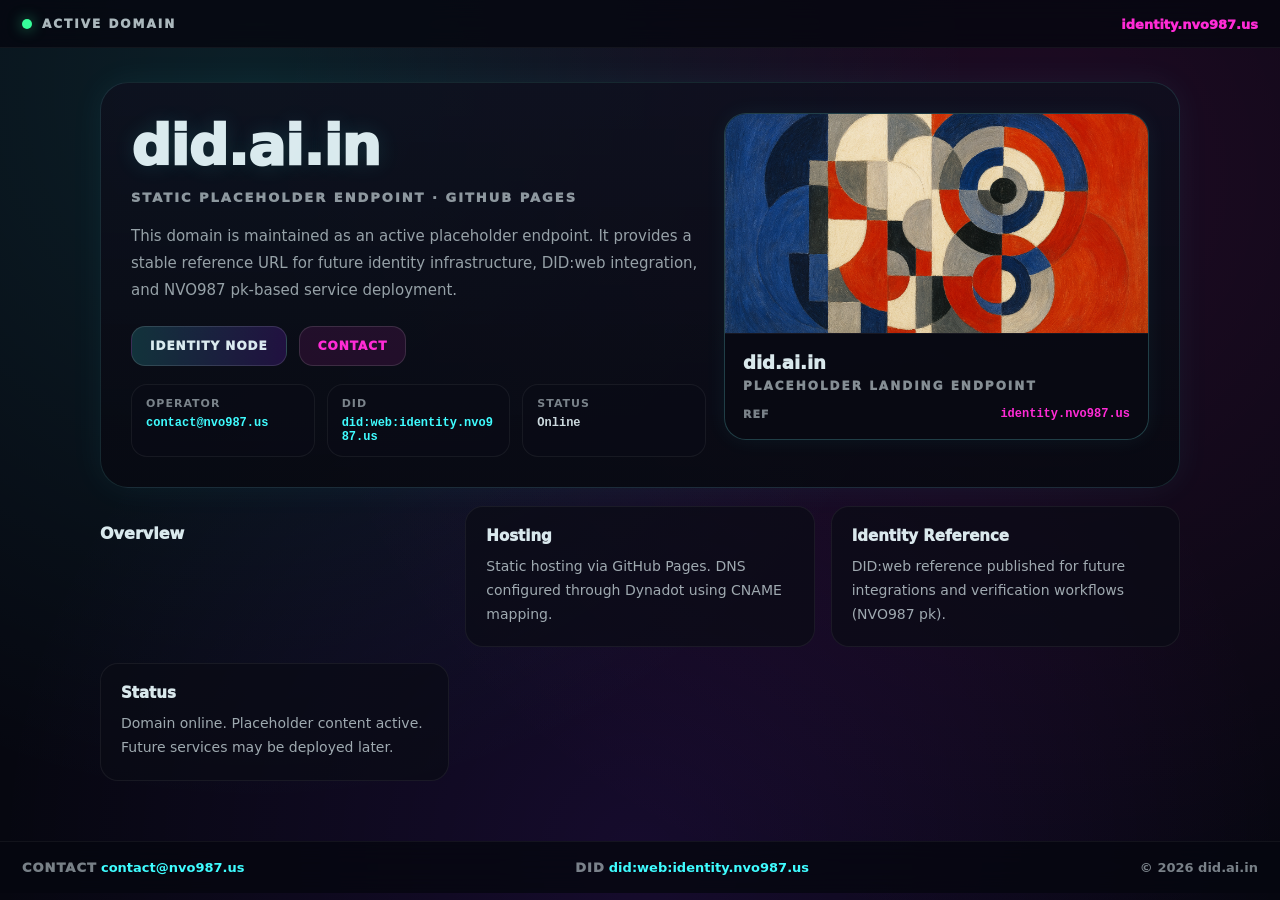
<file: index.html>
<!DOCTYPE html>
<html lang="en">
<head>
  <!-- Core -->
  <meta charset="utf-8">
  <meta name="viewport" content="width=device-width, initial-scale=1, viewport-fit=cover">

  <!-- Title -->
  <title>did.ai.in | NVO987 Identity Gateway</title>

  <!-- SEO -->
  <meta name="description" content="did.ai.in is an active static placeholder domain hosted on GitHub Pages. Reference endpoint for DID:web identity integrations and NVO987 pk metadata.">
  <meta name="keywords" content="did.ai.in, did:web, DID, decentralized identity, identity gateway, resolver, NVO987, pk, identity.nvo987.us, cybersecurity, static endpoint, github pages">
  <meta name="author" content="contact@nvo987.us">
  <meta name="robots" content="index,follow,max-image-preview:large,max-snippet:-1,max-video-preview:-1">
  <meta name="referrer" content="strict-origin-when-cross-origin">
  <meta name="color-scheme" content="dark light">

  <!-- Canonical -->
  <link rel="canonical" href="https://did.ai.in/">

  <!-- Open Graph -->
  <meta property="og:site_name" content="did.ai.in">
  <meta property="og:title" content="did.ai.in | NVO987 Identity Gateway">
  <meta property="og:description" content="Static placeholder endpoint for future DID:web identity services. NVO987 pk reference node.">
  <meta property="og:type" content="website">
  <meta property="og:url" content="https://did.ai.in/">
  <meta property="og:image" content="https://did.ai.in/avatar.jpg">
  <meta property="og:image:alt" content="did.ai.in avatar">
  <meta property="og:locale" content="en_US">

  <!-- Twitter -->
  <meta name="twitter:card" content="summary_large_image">
  <meta name="twitter:title" content="did.ai.in | NVO987 Identity Gateway">
  <meta name="twitter:description" content="Static placeholder endpoint for future DID:web identity services. NVO987 pk reference node.">
  <meta name="twitter:image" content="https://did.ai.in/avatar.jpg">

  <!-- Theme -->
  <meta name="theme-color" content="#060710">
  <meta name="msapplication-TileColor" content="#060710">

  <!-- Icons (ROOT) -->
  <link rel="icon" href="/favicon.ico" sizes="any">
  <link rel="icon" type="image/svg+xml" href="/favicon.svg">
  <link rel="apple-touch-icon" href="/apple-touch-icon.png">

  <!-- Preload -->
  <link rel="preload" href="/avatar.jpg" as="image">

  <!-- CSS (ROOT) -->
  <link rel="stylesheet" href="/style.css">

  <!-- Structured Data -->
  <script type="application/ld+json">
  {
    "@context": "https://schema.org",
    "@type": "Organization",
    "name": "did.ai.in",
    "url": "https://did.ai.in/",
    "email": "contact@nvo987.us",
    "description": "Static placeholder endpoint for DID:web identity integrations and NVO987 pk reference.",
    "sameAs": [
      "https://identity.nvo987.us"
    ]
  }
  </script>
</head>

<body>
  <header class="topbar">
    <div class="topbar-left">
      <span class="status-dot" aria-hidden="true"></span>
      <span class="topbar-label">ACTIVE DOMAIN</span>
    </div>

    <nav class="topbar-right" aria-label="Primary">
      <a class="topbar-link" href="https://identity.nvo987.us" target="_blank" rel="noopener">
        identity.nvo987.us
      </a>
    </nav>
  </header>

  <main class="container">
    <section class="hero" aria-labelledby="hero-title">
      <div class="hero-left">
        <h1 id="hero-title" class="hero-title">did.ai.in</h1>

        <p class="hero-subtitle">
          Static placeholder endpoint · GitHub Pages
        </p>

        <p class="hero-desc">
          This domain is maintained as an active placeholder endpoint.
          It provides a stable reference URL for future identity infrastructure,
          DID:web integration, and NVO987 pk-based service deployment.
        </p>

        <div class="hero-actions">
          <a class="btn btn-primary" href="https://identity.nvo987.us" target="_blank" rel="noopener">
            Identity Node
          </a>

          <a class="btn btn-secondary" href="mailto:contact@nvo987.us">
            Contact
          </a>
        </div>

        <dl class="hero-meta">
          <div class="meta">
            <dt>Operator</dt>
            <dd><a href="mailto:contact@nvo987.us">contact@nvo987.us</a></dd>
          </div>

          <div class="meta">
            <dt>DID</dt>
            <dd>
              <a href="https://identity.nvo987.us" target="_blank" rel="noopener">
                did:web:identity.nvo987.us
              </a>
            </dd>
          </div>

          <div class="meta">
            <dt>Status</dt>
            <dd class="ok">Online</dd>
          </div>
        </dl>
      </div>

      <div class="hero-right">
        <figure class="profile-card">
          <img src="/avatar.jpg" alt="did.ai.in avatar" class="profile-img">
          <figcaption class="profile-caption">
            <div class="profile-name">did.ai.in</div>
            <div class="profile-sub">placeholder landing endpoint</div>

            <div class="profile-line">
              <span class="profile-key">ref</span>
              <a class="profile-value" href="https://identity.nvo987.us" target="_blank" rel="noopener">
                identity.nvo987.us
              </a>
            </div>
          </figcaption>
        </figure>
      </div>
    </section>

    <section class="grid" aria-labelledby="overview-title">
      <h2 id="overview-title" class="section-title">Overview</h2>

      <article class="card">
        <h3>Hosting</h3>
        <p>Static hosting via GitHub Pages. DNS configured through Dynadot using CNAME mapping.</p>
      </article>

      <article class="card">
        <h3>Identity Reference</h3>
        <p>DID:web reference published for future integrations and verification workflows (NVO987 pk).</p>
      </article>

      <article class="card">
        <h3>Status</h3>
        <p>Domain online. Placeholder content active. Future services may be deployed later.</p>
      </article>
    </section>
  </main>

  <footer class="footer">
    <div class="footer-block">
      <span class="footer-label">contact</span>
      <a href="mailto:contact@nvo987.us">contact@nvo987.us</a>
    </div>

    <div class="footer-block">
      <span class="footer-label">did</span>
      <a href="https://identity.nvo987.us" target="_blank" rel="noopener">
        did:web:identity.nvo987.us
      </a>
    </div>

    <div class="footer-block footer-muted">
      © <span id="year"></span> did.ai.in
    </div>
  </footer>

  <script>
    document.getElementById("year").textContent = new Date().getFullYear();
  </script>
</body>
      </html>
</file>
<file: style.css>
:root {
  --bg: #060710;
  --panel: rgba(14, 16, 30, 0.85);
  --panel2: rgba(10, 12, 22, 0.92);

  --border: rgba(120, 255, 255, 0.12);
  --border2: rgba(120, 255, 255, 0.22);

  --text: rgba(236, 252, 255, 0.92);
  --muted: rgba(236, 252, 255, 0.62);

  --cyan: #3ffcff;
  --magenta: #ff2bd6;
  --purple: #8a2bff;
  --green: #36ff9a;

  --radius: 18px;
  --radius-lg: 28px;

  --font: ui-sans-serif, system-ui, -apple-system, Segoe UI, Roboto, Ubuntu, Cantarell, "Helvetica Neue", Arial;
  --mono: ui-monospace, SFMono-Regular, Menlo, Monaco, Consolas, "Liberation Mono", monospace;
}

* {
  margin: 0;
  padding: 0;
  box-sizing: border-box;
}

body {
  font-family: var(--font);
  color: var(--text);
  min-height: 100vh;
  overflow-x: hidden;

  background:
    radial-gradient(circle at 20% 10%, rgba(63, 252, 255, 0.10), transparent 55%),
    radial-gradient(circle at 80% 20%, rgba(255, 43, 214, 0.10), transparent 60%),
    radial-gradient(circle at 50% 95%, rgba(138, 43, 255, 0.12), transparent 60%),
    var(--bg);
}

a {
  color: var(--cyan);
  font-weight: 850;
  text-decoration: none;
}

a:hover {
  text-decoration: underline;
}

.container {
  max-width: 1120px;
  margin: 0 auto;
  padding: 34px 20px 60px;
}

/* TOPBAR */
.topbar {
  position: sticky;
  top: 0;
  z-index: 50;

  display: flex;
  justify-content: space-between;
  align-items: center;

  padding: 14px 22px;

  background: rgba(6, 7, 16, 0.80);
  border-bottom: 1px solid rgba(255, 255, 255, 0.05);
  backdrop-filter: blur(14px);
}

.topbar-left {
  display: flex;
  align-items: center;
  gap: 10px;
}

.status-dot {
  width: 10px;
  height: 10px;
  border-radius: 50%;
  background: var(--green);
  box-shadow: 0 0 14px rgba(54, 255, 154, 0.55);
}

.topbar-label {
  font-size: 12px;
  font-weight: 950;
  letter-spacing: 2px;
  text-transform: uppercase;
  color: rgba(236, 252, 255, 0.72);
}

.topbar-link {
  font-size: 13px;
  font-weight: 950;
  color: var(--magenta);
}

/* HERO */
.hero {
  display: grid;
  grid-template-columns: 1.15fr 0.85fr;
  gap: 18px;

  padding: 30px;
  border-radius: var(--radius-lg);
  border: 1px solid var(--border);

  background: linear-gradient(180deg, rgba(14, 16, 30, 0.80), rgba(8, 10, 18, 0.92));
  box-shadow: 0 0 34px rgba(63, 252, 255, 0.06);
}

.hero-title {
  font-size: 56px;
  font-weight: 1000;
  letter-spacing: -1px;
  text-shadow: 0 0 22px rgba(63, 252, 255, 0.12);
}

.hero-subtitle {
  margin-top: 12px;
  font-size: 13px;
  font-weight: 950;
  letter-spacing: 2px;
  text-transform: uppercase;
  color: rgba(236, 252, 255, 0.58);
}

.hero-desc {
  margin-top: 18px;
  font-size: 15px;
  line-height: 1.8;
  color: var(--muted);
  max-width: 660px;
}

.hero-actions {
  margin-top: 22px;
  display: flex;
  flex-wrap: wrap;
  gap: 12px;
}

/* BUTTONS */
.btn {
  display: inline-flex;
  align-items: center;
  justify-content: center;

  padding: 12px 18px;
  border-radius: 14px;

  font-size: 12px;
  font-weight: 950;
  letter-spacing: 1px;
  text-transform: uppercase;

  border: 1px solid rgba(255, 255, 255, 0.12);
  transition: 0.2s ease;
}

.btn:hover {
  transform: translateY(-2px);
  border-color: rgba(63, 252, 255, 0.30);
}

.btn-primary {
  background: linear-gradient(90deg, rgba(63, 252, 255, 0.16), rgba(138, 43, 255, 0.18));
  color: rgba(236, 252, 255, 0.92);
}

.btn-secondary {
  background: rgba(255, 43, 214, 0.10);
  color: var(--magenta);
}

/* META */
.hero-meta {
  margin-top: 18px;
  display: grid;
  grid-template-columns: repeat(3, 1fr);
  gap: 12px;
}

.meta {
  padding: 12px 14px;
  border-radius: 16px;
  background: rgba(10, 12, 22, 0.55);
  border: 1px solid rgba(255, 255, 255, 0.06);
}

.meta dt {
  font-size: 11px;
  font-weight: 900;
  letter-spacing: 1px;
  text-transform: uppercase;
  color: rgba(236, 252, 255, 0.50);
  margin-bottom: 6px;
}

.meta dd {
  font-family: var(--mono);
  font-size: 12px;
  font-weight: 850;
  color: rgba(236, 252, 255, 0.86);
  word-break: break-word;
}

.ok {
  color: var(--green);
}

/* PROFILE CARD */
.profile-card {
  border-radius: 22px;
  border: 1px solid var(--border2);
  background: rgba(8, 10, 18, 0.78);
  overflow: hidden;
  box-shadow: 0 0 22px rgba(63, 252, 255, 0.06);
}

.profile-img {
  display: block;
  width: 100%;
  height: 220px;
  object-fit: cover;
  border-bottom: 1px solid rgba(255, 255, 255, 0.06);
}

.profile-caption {
  padding: 18px;
}

.profile-name {
  font-size: 18px;
  font-weight: 1000;
}

.profile-sub {
  margin-top: 6px;
  font-size: 12px;
  font-weight: 950;
  letter-spacing: 2px;
  text-transform: uppercase;
  color: rgba(236, 252, 255, 0.55);
}

.profile-line {
  margin-top: 14px;
  display: flex;
  justify-content: space-between;
  align-items: center;
  gap: 12px;
}

.profile-key {
  font-size: 11px;
  font-weight: 950;
  letter-spacing: 1px;
  text-transform: uppercase;
  color: rgba(236, 252, 255, 0.50);
}

.profile-value {
  font-family: var(--mono);
  font-size: 12px;
  font-weight: 900;
  color: var(--magenta);
}

/* GRID */
.section-title {
  font-size: 16px;
  font-weight: 1000;
  margin: 18px 0 12px;
}

.grid {
  margin-top: 18px;
  display: grid;
  grid-template-columns: repeat(3, 1fr);
  gap: 16px;
}

.card {
  padding: 20px;
  border-radius: var(--radius);
  border: 1px solid rgba(255, 255, 255, 0.06);
  background: rgba(10, 12, 22, 0.72);
  transition: 0.2s ease;
}

.card:hover {
  transform: translateY(-4px);
  border-color: rgba(255, 43, 214, 0.18);
}

.card h3 {
  font-size: 15px;
  font-weight: 950;
  margin-bottom: 10px;
}

.card p {
  font-size: 14px;
  line-height: 1.7;
  color: rgba(236, 252, 255, 0.66);
}

/* FOOTER */
.footer {
  padding: 18px 22px;
  background: rgba(6, 7, 16, 0.80);
  backdrop-filter: blur(14px);
  border-top: 1px solid rgba(255, 255, 255, 0.05);

  display: flex;
  justify-content: space-between;
  flex-wrap: wrap;
  gap: 10px;

  font-size: 13px;
}

.footer-label {
  color: rgba(236, 252, 255, 0.50);
  font-weight: 950;
  letter-spacing: 1px;
  text-transform: uppercase;
}

.footer-muted {
  color: rgba(236, 252, 255, 0.50);
  font-weight: 800;
}

/* MOBILE */
@media (max-width: 980px) {
  .hero {
    grid-template-columns: 1fr;
  }

  .hero-title {
    font-size: 42px;
  }

  .hero-meta {
    grid-template-columns: 1fr;
  }

  .grid {
    grid-template-columns: 1fr;
  }
}
</file>
